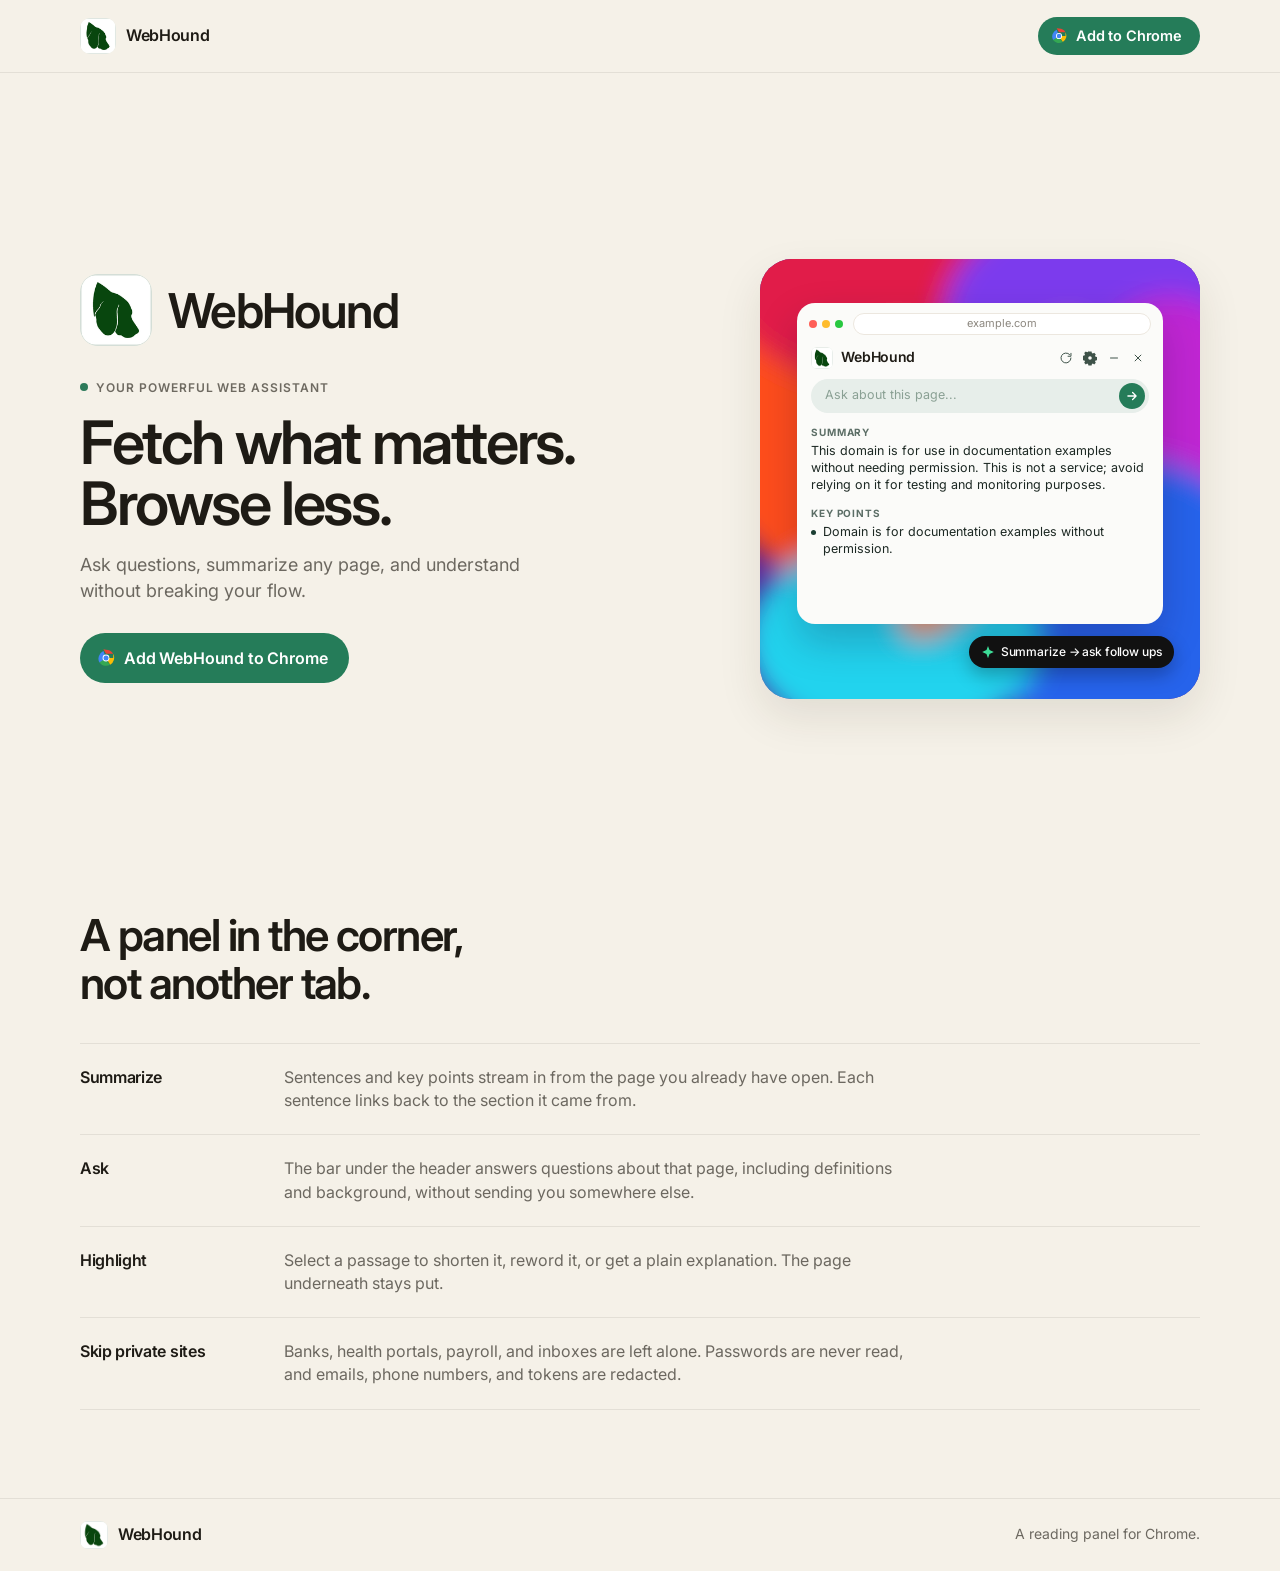
<file: index.html>
<!DOCTYPE html>
<html lang="en">
<head>
  <meta charset="utf-8">
  <meta name="viewport" content="width=device-width, initial-scale=1">
  <title>WebHound — Fetch what matters. Browse less.</title>
  <meta name="description" content="WebHound is a Chrome extension that summarizes the page you are on, answers follow-up questions, and stays out of the way.">
  <link rel="icon" href="logo.png">
  <link rel="preconnect" href="https://fonts.googleapis.com">
  <link rel="preconnect" href="https://fonts.gstatic.com" crossorigin>
  <link href="https://fonts.googleapis.com/css2?family=Inter:wght@400;500;600;700&display=swap" rel="stylesheet">
  <link rel="stylesheet" href="styles.css">
</head>
<body>
  <header class="top">
    <div class="wrap top-bar">
      <a class="brand" href="#top">
        <img src="logo.png" alt="" width="36" height="36">
        <span>WebHound</span>
      </a>
      <a class="btn" href="https://github.com/MetaGG2/webhound/releases/download/v0.2.0/extension.zip">
        <svg class="chrome" viewBox="0 0 48 48" aria-hidden="true">
          <path fill="#EA4335" d="M24 4a20 20 0 0 1 17.3 10H24l-6.2-10.8A20 20 0 0 1 24 4z"/>
          <path fill="#FBBC05" d="M41.3 14A20 20 0 0 1 34 40.3L24 24h17.3z"/>
          <path fill="#34A853" d="M34 40.3A20 20 0 0 1 8.2 34.8L18.5 24 34 40.3z"/>
          <path fill="#4285F4" d="M8.2 34.8A20 20 0 0 1 17.8 7.2L24 24 8.2 34.8z"/>
          <circle cx="24" cy="24" r="8.2" fill="#fff"/>
          <circle cx="24" cy="24" r="6" fill="#4285F4"/>
        </svg>
        Add to Chrome
      </a>
    </div>
  </header>

  <main id="top">
    <section class="hero">
      <div class="wrap hero-grid">
        <div class="hero-copy">
          <div class="brand brand-lg">
            <img src="logo.png" alt="" width="72" height="72">
            <span>WebHound</span>
          </div>
          <p class="eyebrow"><span class="dot" aria-hidden="true"></span> Your powerful web assistant</p>
          <h1>Fetch what matters.<br>Browse less.</h1>
          <p class="lede">Ask questions, summarize any page, and understand without breaking your flow.</p>
          <a class="btn btn-lg" href="https://github.com/MetaGG2/webhound/releases/download/v0.2.0/extension.zip">
            <svg class="chrome" viewBox="0 0 48 48" aria-hidden="true">
              <path fill="#EA4335" d="M24 4a20 20 0 0 1 17.3 10H24l-6.2-10.8A20 20 0 0 1 24 4z"/>
              <path fill="#FBBC05" d="M41.3 14A20 20 0 0 1 34 40.3L24 24h17.3z"/>
              <path fill="#34A853" d="M34 40.3A20 20 0 0 1 8.2 34.8L18.5 24 34 40.3z"/>
              <path fill="#4285F4" d="M8.2 34.8A20 20 0 0 1 17.8 7.2L24 24 8.2 34.8z"/>
              <circle cx="24" cy="24" r="8.2" fill="#fff"/>
              <circle cx="24" cy="24" r="6" fill="#4285F4"/>
            </svg>
            Add WebHound to Chrome
          </a>
        </div>

        <figure class="stage">
          <svg class="art" viewBox="0 0 600 600" preserveAspectRatio="xMidYMid slice" aria-hidden="true">
            <defs>
              <filter id="glow" x="-40%" y="-40%" width="180%" height="180%">
                <feGaussianBlur stdDeviation="18"/>
              </filter>
            </defs>
            <rect width="600" height="600" fill="#4c1d95"/>
            <g filter="url(#glow)">
              <ellipse cx="70" cy="180" rx="180" ry="280" fill="#ff4d1a" transform="rotate(-18 70 180)"/>
              <ellipse cx="210" cy="40" rx="260" ry="140" fill="#e11d48"/>
              <ellipse cx="470" cy="80" rx="220" ry="160" fill="#7c3aed"/>
              <ellipse cx="560" cy="250" rx="140" ry="200" fill="#c026d3"/>
              <ellipse cx="500" cy="470" rx="220" ry="200" fill="#2563eb" transform="rotate(12 500 470)"/>
              <ellipse cx="180" cy="520" rx="200" ry="140" fill="#22d3ee"/>
              <ellipse cx="320" cy="300" rx="70" ry="240" fill="#fb923c" transform="rotate(28 320 300)"/>
              <ellipse cx="250" cy="220" rx="90" ry="160" fill="#f43f5e" transform="rotate(-40 250 220)"/>
            </g>
          </svg>

          <div class="window">
            <div class="browser">
              <span class="traffic" aria-hidden="true">
                <i></i><i></i><i></i>
              </span>
              <div class="url">example.com</div>
            </div>
            <div class="panel">
              <div class="panel-head">
                <div class="panel-brand">
                  <img src="logo.png" alt="" width="22" height="22">
                  <strong>WebHound</strong>
                </div>
                <div class="panel-tools" aria-hidden="true">
                  <svg viewBox="0 0 24 24"><path d="M20.5 12a8.5 8.5 0 1 1-2.4-6"/><path d="M20.5 4v5h-5"/></svg>
                  <svg class="gear" viewBox="0 0 24 24"><path fill-rule="evenodd" d="M9.6 2.4h4.8l.4 2.2c.5.2 1 .5 1.5.8l2-1.2 2.4 2.4-1.2 2c.3.5.6 1 .8 1.5l2.2.4v4.8l-2.2.4c-.2.5-.5 1-.8 1.5l1.2 2-2.4 2.4-2-1.2c-.5.3-1 .6-1.5.8l-.4 2.2H9.6l-.4-2.2a6 6 0 0 1-1.5-.8l-2 1.2-2.4-2.4 1.2-2a6 6 0 0 1-.8-1.5l-2.2-.4V8.5l2.2-.4c.2-.5.5-1 .8-1.5l-1.2-2 2.4-2.4 2 1.2c.5-.3 1-.6 1.5-.8l.4-2.2zM12 9.3a2.7 2.7 0 1 0 0 5.4 2.7 2.7 0 0 0 0-5.4z"/></svg>
                  <svg viewBox="0 0 24 24"><path d="M6 12h12"/></svg>
                  <svg viewBox="0 0 24 24"><path d="M7 7l10 10M17 7 7 17"/></svg>
                </div>
              </div>
              <div class="ask">
                <span>Ask about this page...</span>
                <span class="send" aria-hidden="true">
                  <svg viewBox="0 0 24 24"><path d="M5 12h12M13 6l6 6-6 6"/></svg>
                </span>
              </div>
              <p class="label">Summary</p>
              <p class="summary">This domain is for use in documentation examples without needing permission. This is not a service; avoid relying on it for testing and monitoring purposes.</p>
              <p class="label">Key points</p>
              <ul class="points">
                <li>Domain is for documentation examples without permission.</li>
              </ul>
            </div>
          </div>

          <p class="badge">
            <svg viewBox="0 0 24 24" aria-hidden="true"><path d="M12 1.5 14.6 8.6 22 12l-7.4 3.4L12 22.5 9.4 15.4 2 12l7.4-3.4z"/></svg>
            Summarize → ask follow ups
          </p>
        </figure>
      </div>
    </section>

    <section class="details" aria-labelledby="details-title">
      <div class="wrap">
        <h2 id="details-title">A panel in the corner, not another tab.</h2>
        <dl class="feature-list">
          <div>
            <dt>Summarize</dt>
            <dd>Sentences and key points stream in from the page you already have open. Each sentence links back to the section it came from.</dd>
          </div>
          <div>
            <dt>Ask</dt>
            <dd>The bar under the header answers questions about that page, including definitions and background, without sending you somewhere else.</dd>
          </div>
          <div>
            <dt>Highlight</dt>
            <dd>Select a passage to shorten it, reword it, or get a plain explanation. The page underneath stays put.</dd>
          </div>
          <div>
            <dt>Skip private sites</dt>
            <dd>Banks, health portals, payroll, and inboxes are left alone. Passwords are never read, and emails, phone numbers, and tokens are redacted.</dd>
          </div>
        </dl>
      </div>
    </section>
  </main>

  <footer class="foot">
    <div class="wrap foot-bar">
      <div class="brand">
        <img src="logo.png" alt="" width="28" height="28">
        <span>WebHound</span>
      </div>
      <p>A reading panel for Chrome.</p>
    </div>
  </footer>
</body>
</html>
</file>
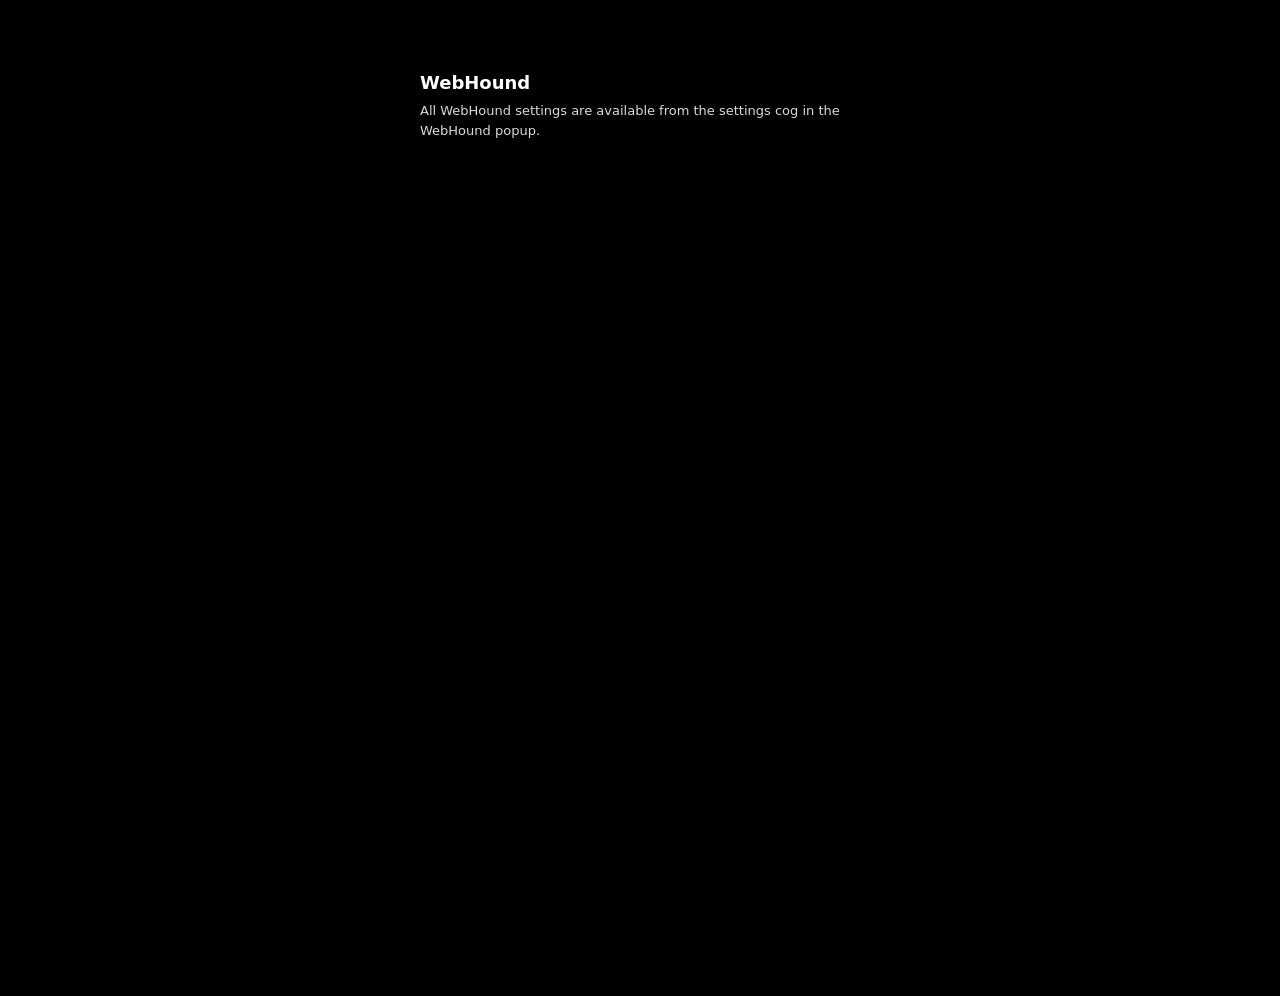
<file: extension/options.html>
<!DOCTYPE html>
<html lang="en">
  <head>
    <meta charset="UTF-8" />
    <title>WebHound options</title>
    <style>
      :root,
      :root[data-theme="dark"],
      :root[data-theme="system"] {
        color-scheme: dark;
        --green: #315e52;
        --white: #ffffff;
        --light-gray: #d9d9d9;
        --dark-gray: #333333;
        --black: #000000;
        --bg: var(--black);
        --card: var(--dark-gray);
        --border: var(--light-gray);
        --title: var(--white);
        --muted: var(--light-gray);
        --field: var(--black);
        --accent: var(--green);
        --note: var(--light-gray);
        --button: var(--white);
      }
      :root[data-theme="light"] {
        color-scheme: light;
        --bg: var(--light-gray);
        --card: var(--white);
        --border: var(--dark-gray);
        --title: var(--black);
        --muted: var(--dark-gray);
        --field: var(--light-gray);
        --accent: var(--green);
        --note: var(--dark-gray);
        --button: var(--white);
      }
      @media (prefers-color-scheme: light) {
        :root[data-theme="system"] {
          color-scheme: light;
          --bg: var(--light-gray);
          --card: var(--white);
          --border: var(--dark-gray);
          --title: var(--black);
          --muted: var(--dark-gray);
          --field: var(--light-gray);
          --accent: var(--green);
          --note: var(--dark-gray);
          --button: var(--white);
        }
      }
      body {
        margin: 0;
        min-height: 100vh;
        background: var(--bg);
        color: var(--title);
        font-family: Inter, system-ui, sans-serif;
        display: flex;
        justify-content: center;
        padding: 48px 16px;
      }
      .card {
        width: min(440px, 100%);
        background: var(--bg);
        padding: 24px;
      }
      h1 {
        font-size: 18px;
        margin: 0 0 8px;
      }
      p {
        color: var(--muted);
        font-size: 13px;
        line-height: 1.5;
        margin: 0 0 20px;
      }
      label {
        display: block;
        font-size: 11px;
        font-weight: 700;
        letter-spacing: 0.8px;
        text-transform: uppercase;
        color: var(--muted);
        margin-bottom: 8px;
      }
      input,
      select {
        width: 100%;
        box-sizing: border-box;
        background: var(--field);
        border: 1px solid var(--border);
        color: var(--title);
        border-radius: 10px;
        padding: 10px 12px;
        font-size: 13px;
        font-family: inherit;
      }
      select {
        appearance: none;
        background-image: linear-gradient(45deg, transparent 50%, var(--muted) 50%),
          linear-gradient(135deg, var(--muted) 50%, transparent 50%);
        background-position:
          calc(100% - 18px) 50%,
          calc(100% - 12px) 50%;
        background-size:
          6px 6px,
          6px 6px;
        background-repeat: no-repeat;
      }
      .field {
        margin-bottom: 16px;
      }
      .checkbox {
        display: flex;
        align-items: center;
        gap: 8px;
        margin: 0;
        cursor: pointer;
      }
      .checkbox input {
        width: auto;
        margin: 0;
        accent-color: var(--accent);
      }
      .note {
        margin: 8px 0 0;
        font-size: 12px;
        line-height: 1.4;
        color: var(--note);
      }
      button {
        margin-top: 4px;
        background: var(--accent);
        color: var(--button);
        border: 0;
        border-radius: 999px;
        padding: 10px 16px;
        font-weight: 700;
        cursor: pointer;
      }
      .status {
        margin-top: 12px;
        font-size: 12px;
        color: var(--note);
        min-height: 16px;
      }
    </style>
  </head>
  <body>
    <main class="card">
      <h1>WebHound</h1>
      <p id="intro">
        All WebHound settings are available from the settings cog in the
        WebHound popup.
      </p>
    </main>
  </body>
</html>
</file>
<file: styles.css>
:root {
  --cream: #f5f1e8;
  --ink: #1e1b15;
  --muted: #6c6860;
  --eyebrow: #6e6a61;
  --line: #e3dfd6;
  --forest: #257c59;
  --forest-deep: #1d684a;
  --white: #ffffff;
  --ask: #e7eeea;
  --ask-text: #8aa094;
  --panel-ink: #1c2823;
  --label: #5c6e66;
  --shadow: 0 18px 44px rgba(48, 36, 18, 0.1);
  --font: "Inter", system-ui, sans-serif;
}

* {
  box-sizing: border-box;
}

html {
  scroll-behavior: smooth;
}

body {
  margin: 0;
  background: var(--cream);
  color: var(--ink);
  font-family: var(--font);
  font-size: 16px;
  line-height: 1.45;
}

img {
  display: block;
  max-width: 100%;
}

a {
  color: inherit;
}

.wrap {
  width: min(1120px, calc(100% - 48px));
  margin-inline: auto;
}

.brand {
  display: inline-flex;
  align-items: center;
  gap: 10px;
  color: var(--ink);
  font-weight: 600;
  font-size: 16px;
  letter-spacing: -0.02em;
  text-decoration: none;
}

.brand img {
  width: 36px;
  height: 36px;
  border-radius: 10px;
}

.btn {
  display: inline-flex;
  align-items: center;
  gap: 8px;
  background: var(--forest);
  color: var(--white);
  text-decoration: none;
  font-weight: 600;
  font-size: 14.5px;
  letter-spacing: -0.01em;
  border-radius: 999px;
  padding: 10px 18px 10px 12px;
  border: 0;
  line-height: 1;
}

.btn:hover {
  background: var(--forest-deep);
}

.btn:focus-visible,
.brand:focus-visible {
  outline: 2px solid var(--ink);
  outline-offset: 3px;
}

.chrome {
  width: 18px;
  height: 18px;
  flex: none;
}

.btn-lg {
  margin-top: 28px;
  padding: 15px 22px 15px 16px;
  font-size: 16px;
}

.btn-lg .chrome {
  width: 20px;
  height: 20px;
}

.top {
  border-bottom: 1px solid var(--line);
}

.top-bar {
  display: flex;
  align-items: center;
  justify-content: space-between;
  min-height: 72px;
}

.hero {
  display: flex;
  align-items: center;
  min-height: calc(100vh - 73px);
  padding: 48px 0 64px;
}

.hero-grid {
  display: grid;
  grid-template-columns: minmax(0, 1.05fr) minmax(280px, 440px);
  gap: clamp(32px, 5vw, 72px);
  align-items: center;
}

.hero-copy,
.stage {
  min-width: 0;
}

.brand-lg {
  gap: 16px;
  font-size: clamp(36px, 4vw, 48px);
  font-weight: 600;
  letter-spacing: -0.035em;
}

.brand-lg img {
  width: 72px;
  height: 72px;
  border-radius: 18px;
}

.eyebrow {
  display: flex;
  align-items: center;
  gap: 8px;
  margin: 26px 0 0;
  color: var(--eyebrow);
  font-size: 12px;
  font-weight: 600;
  letter-spacing: 0.08em;
  text-transform: uppercase;
}

.dot {
  width: 8px;
  height: 8px;
  border-radius: 50%;
  background: #2d7a5a;
  flex: none;
}

.hero h1 {
  margin: 16px 0 0;
  font-size: clamp(42px, 4.7vw, 60px);
  font-weight: 600;
  letter-spacing: -0.04em;
  line-height: 1.02;
}

.lede {
  max-width: 28em;
  margin: 18px 0 0;
  color: var(--muted);
  font-size: 18px;
  line-height: 1.45;
}

.stage {
  position: relative;
  margin: 0;
  aspect-ratio: 1;
  border-radius: 32px;
  overflow: hidden;
  box-shadow: var(--shadow);
}

.art {
  position: absolute;
  inset: 0;
  width: 100%;
  height: 100%;
}

.window {
  position: absolute;
  left: 8.5%;
  right: 8.5%;
  top: 10%;
  bottom: 17%;
  display: flex;
  flex-direction: column;
  background: #fbfbf9;
  border-radius: 18px;
  box-shadow: 0 18px 40px rgba(28, 8, 48, 0.22);
  overflow: hidden;
}

.browser {
  display: flex;
  align-items: center;
  gap: 10px;
  padding: 10px 12px 4px;
}

.traffic {
  display: flex;
  gap: 5px;
  flex: none;
}

.traffic i {
  width: 8px;
  height: 8px;
  border-radius: 50%;
  display: block;
}

.traffic i:nth-child(1) { background: #ff5f57; }
.traffic i:nth-child(2) { background: #febc2e; }
.traffic i:nth-child(3) { background: #28c840; }

.url {
  flex: 1;
  height: 22px;
  border-radius: 999px;
  background: #fff;
  border: 1px solid #ece7df;
  color: #8d8880;
  font-size: 11px;
  display: flex;
  align-items: center;
  justify-content: center;
}

.panel {
  padding: 8px 14px 14px;
}

.panel-head {
  display: flex;
  align-items: center;
  justify-content: space-between;
  gap: 8px;
}

.panel-brand {
  display: flex;
  align-items: center;
  gap: 8px;
  min-width: 0;
}

.panel-brand img {
  width: 22px;
  height: 22px;
  border-radius: 6px;
}

.panel-brand strong {
  font-size: 14px;
  font-weight: 600;
  letter-spacing: -0.02em;
}

.panel-tools {
  display: flex;
  align-items: center;
  gap: 2px;
  color: #3e5249;
}

.panel-tools svg {
  width: 22px;
  height: 22px;
  padding: 4px;
  fill: none;
  stroke: currentColor;
  stroke-width: 1.7;
  stroke-linecap: round;
  stroke-linejoin: round;
}

.panel-tools .gear {
  fill: currentColor;
  stroke: none;
  padding: 3px;
}

.ask {
  display: flex;
  align-items: center;
  justify-content: space-between;
  gap: 8px;
  margin-top: 10px;
  height: 34px;
  padding: 0 4px 0 14px;
  border-radius: 999px;
  background: var(--ask);
  color: var(--ask-text);
  font-size: 12.5px;
}

.send {
  width: 26px;
  height: 26px;
  border-radius: 50%;
  background: var(--forest);
  color: white;
  display: grid;
  place-items: center;
  flex: none;
}

.send svg {
  width: 14px;
  height: 14px;
  fill: none;
  stroke: currentColor;
  stroke-width: 2.2;
  stroke-linecap: round;
  stroke-linejoin: round;
}

.label {
  margin: 12px 0 0;
  color: var(--label);
  font-size: 10px;
  font-weight: 700;
  letter-spacing: 0.08em;
  text-transform: uppercase;
}

.summary {
  margin: 4px 0 0;
  color: var(--panel-ink);
  font-size: 12.5px;
  line-height: 1.35;
}

.points {
  margin: 4px 0 0;
  padding: 0;
  list-style: none;
  color: var(--panel-ink);
  font-size: 12.5px;
  line-height: 1.35;
}

.points li {
  position: relative;
  padding-left: 12px;
}

.points li::before {
  content: "";
  position: absolute;
  left: 0;
  top: 0.45em;
  width: 5px;
  height: 5px;
  border-radius: 50%;
  background: #1a3d32;
}

.badge {
  position: absolute;
  right: 6%;
  bottom: 7%;
  margin: 0;
  display: inline-flex;
  align-items: center;
  gap: 6px;
  padding: 7px 12px;
  border-radius: 999px;
  background: #111;
  color: #fff;
  font-size: 12px;
  font-weight: 500;
  letter-spacing: -0.01em;
  box-shadow: 0 8px 18px rgba(0, 0, 0, 0.25);
}

.badge svg {
  width: 14px;
  height: 14px;
  fill: #3ddc97;
}

.details {
  padding: 12px 0 88px;
}

.details h2 {
  margin: 0;
  max-width: 16ch;
  font-size: clamp(32px, 4vw, 44px);
  font-weight: 600;
  letter-spacing: -0.035em;
  line-height: 1.08;
}

.feature-list {
  margin: 36px 0 0;
}

.feature-list div {
  display: grid;
  grid-template-columns: 180px minmax(0, 1fr);
  gap: 24px;
  padding: 22px 0;
  border-top: 1px solid var(--line);
}

.feature-list div:last-child {
  border-bottom: 1px solid var(--line);
}

.feature-list dt {
  font-weight: 600;
  letter-spacing: -0.02em;
}

.feature-list dd {
  margin: 0;
  max-width: 62ch;
  color: var(--muted);
}

.foot {
  border-top: 1px solid var(--line);
}

.foot-bar {
  display: flex;
  align-items: center;
  justify-content: space-between;
  gap: 16px;
  min-height: 72px;
}

.foot .brand img {
  width: 28px;
  height: 28px;
  border-radius: 8px;
}

.foot p {
  margin: 0;
  color: var(--muted);
  font-size: 14px;
}

@media (max-width: 860px) {
  .wrap {
    width: min(1120px, calc(100% - 32px));
  }

  .hero {
    min-height: 0;
    padding: 40px 0 56px;
  }

  .hero-grid {
    grid-template-columns: 1fr;
  }

  .stage {
    max-width: 460px;
  }

  .feature-list div {
    grid-template-columns: 1fr;
    gap: 6px;
  }
}

@media (max-width: 560px) {
  .top-bar {
    min-height: 64px;
    gap: 12px;
  }

  .top .brand {
    font-size: 15px;
    gap: 8px;
  }

  .top .brand img {
    width: 32px;
    height: 32px;
  }

  .top .btn {
    padding: 8px 12px 8px 8px;
    font-size: 13px;
    gap: 6px;
  }

  .brand-lg img {
    width: 56px;
    height: 56px;
  }

  .hero h1 {
    font-size: 38px;
  }

  .lede {
    font-size: 16px;
  }

  .foot-bar {
    flex-direction: column;
    align-items: flex-start;
    padding: 20px 0;
  }
}

@media (prefers-reduced-motion: reduce) {
  html {
    scroll-behavior: auto;
  }
}
</file>
